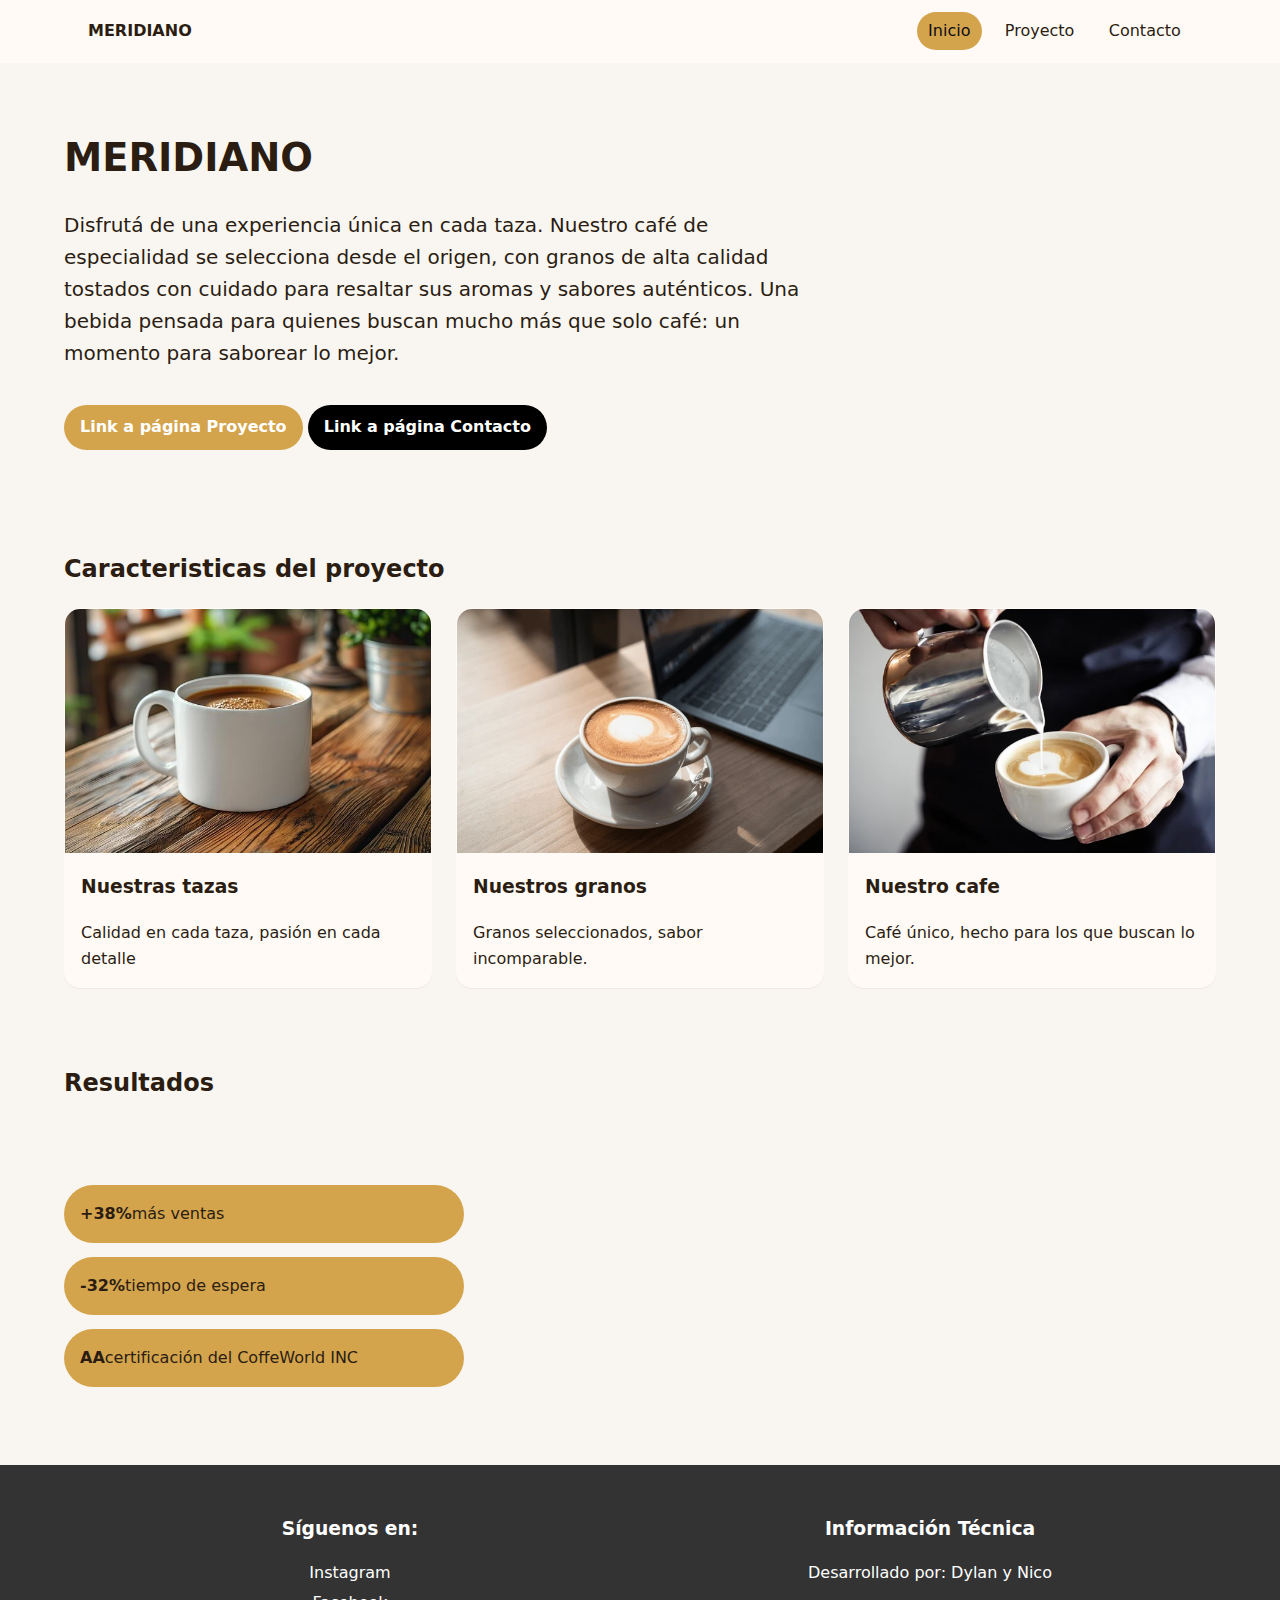
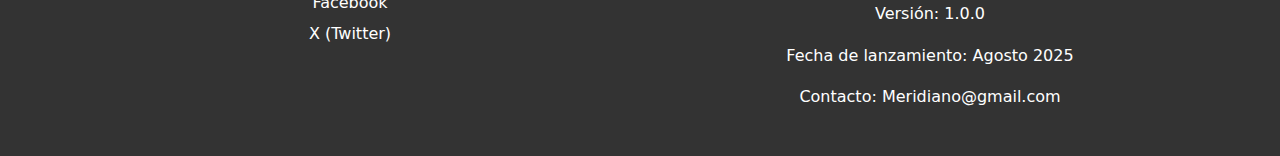
<file: index.html>
<!doctype html>
<html lang="es">
<head>
  <meta charset="utf-8">
  <meta name="viewport" content="width=device-width, initial-scale=1">
  <!-- Modificar texto de title de acuerdo a contenido -->
  <title>Trabajo en clase FE II</title>
  <!-- Modificar content="" de acuerdo a contenido -->
  <meta name="description" content="Trabajo en clase FE II">
  <link rel="stylesheet" href="css/styles.css">

</head>
<body>
  <a class="skip-link" href="#contenido">Saltar al contenido</a>
  <header class="site-header" role="banner">
    <div class="container">
      <!-- Poner nombre de proyecto -->
      <a class="brand" href="index.html">MERIDIANO</a>
      <nav class="site-nav" aria-label="Principal">
        <ul>
          <li><a href="index.html" aria-current="page">Inicio</a></li>
          <li><a href="proyecto.html" >Proyecto</a></li>
          <li><a href="contacto.html">Contacto</a></li>
        </ul>
      </nav>
    </div>
  </header>

  <main id="contenido" tabindex="-1">
    <section class="hero container">
      <h1>MERIDIANO</h1>
      <p>Disfrutá de una experiencia única en cada taza. Nuestro café de especialidad se selecciona desde el origen, con granos de alta calidad tostados con cuidado para resaltar sus aromas y sabores auténticos. Una bebida pensada para quienes buscan mucho más que solo café: un momento para saborear lo mejor.</p>
      <!-- link a proyecto.html -->
      <a href=proyecto.html class="button" >Link a página Proyecto</a>
      <a href=contacto.html class="button-contacto" >Link a página Contacto</a>
      <!-- agregar otro botón a contacto.html -->
      <!-- Es un CTA(call to action) -->
    </section>

    <section class="features container">
      <h2>Caracteristicas del proyecto</h2>
      <div class="grid">
        <article class="card">
        <img class="card-img" src="assets/CAFE1.jpg" width="600" height="400" alt="Descripción de nuestras tazas">
          <h3 class="text-project">Nuestras tazas</h3>
          <p class="text-project">Calidad en cada taza, pasión en cada detalle</p>
        </article>
        <article class="card">
           <img class="card-img" src="assets/coffe-600x400.webp" width="600" height="400" alt="Descripcion de nuestros granos de café">
          <h3 class="text-project">Nuestros granos</h3>
          <p class="text-project">Granos seleccionados, sabor incomparable.</p>
        </article>
        <article class="card">
          <img class="card-img" src="assets/CAFE2.jpg" width="600" height="400" alt="Descripcion de nuestra calidad de cafe">
          <h3 class="text-project">Nuestro cafe</h3>
          <p class="text-project">Café único, hecho para los que buscan lo mejor.</p>
        </article>
      </div>
    </section>
    <!-- Agregarle una clase a la seccion que se llame "social-proof container" -->
    <section>
      <h2 class="social-proof container">Resultados</h2>
      <ul class="kpis, social-proof container" role="list">
        <li class="list-resul"><strong>+38% </strong>   más ventas</li>
        <li  class="list-resul"><strong>‑32% </strong>   tiempo de espera</li>
        <li class="list-resul"><strong>AA </strong>   certificación del CoffeWorld INC</li>
      </ul>
    </section>
  </main>

  <footer>
    <div class="footer-content">
        <div class="redes-sociales">
            <h3>Síguenos en:</h3>
            <ul>
                <li><a href="https://www.instagram.com/" target="_blank">Instagram</a></li>
                <li><a href="https://www.facebook.com/" target="_blank">Facebook</a></li>
                <li><a href="https://x.com/" target="_blank">X (Twitter)</a></li>
            </ul>
        </div>
        <div class="info-tecnica">
            <h3>Información Técnica</h3>
            <p>Desarrollado por: Dylan y Nico</p>
            <p>Versión: 1.0.0</p>
            <p>Fecha de lanzamiento: Agosto 2025</p>
            <p>Contacto: Meridiano@gmail.com</p>
        </div>
    </div>
  </footer>
</body>
</html>
</file>
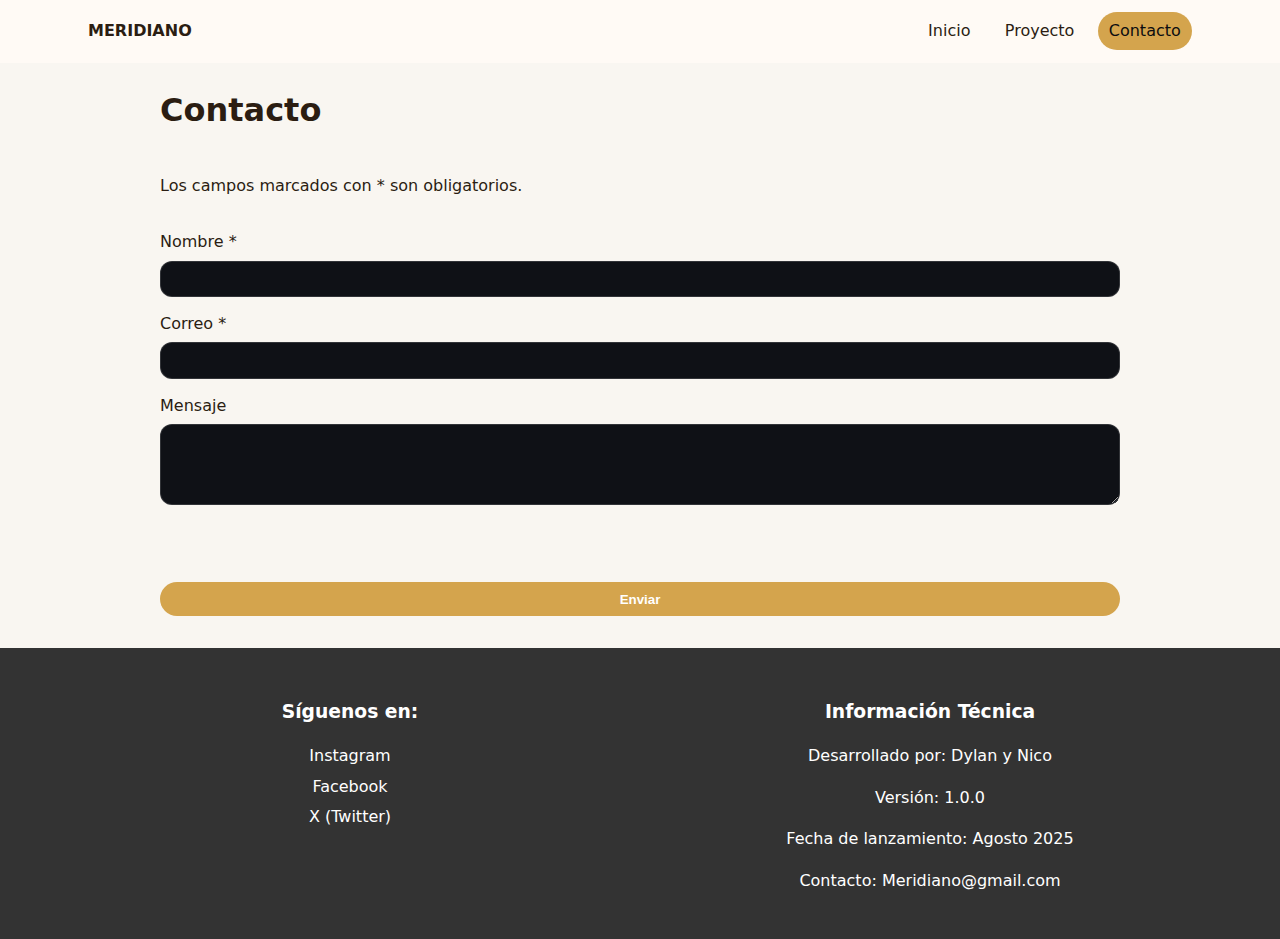
<file: contacto.html>
<!doctype html>
<html lang="es">
<head>
  <meta charset="utf-8">
  <meta name="viewport" content="width=device-width, initial-scale=1">
  <title>Mini sitio · Contacto</title>
  <meta name="description" content="Formulario accesible de contacto.">
  <link rel="stylesheet" href="css/styles.css">

</head>
<body>
  <a class="skip-link" href="#contenido">Saltar al contenido</a>
  <header class="site-header" role="banner">
    <div class="container">
      <!-- Poner nombre de proyecto -->
      <a class="brand" href="index.html">MERIDIANO</a>
      <nav class="site-nav" aria-label="Principal">
        <ul>
          <li><a href="index.html">Inicio</a></li>
          <li><a href="proyecto.html" >Proyecto</a></li>
          <li><a href="contacto.html" aria-current="page">Contacto</a></li>
        </ul>
      </nav>
    </div>
  </header>

  <main id="contenido" tabindex="-1">
    <section class="container form-layout">
          <div class="contact-form">
          <h1>Contacto</h1>
          <div class="wrap-form">
          <form id="contactForm" class="form" aria-describedby="ayuda-form">
            <p id="ayuda-form">Los campos marcados con <span aria-hidden="true">*</span> son obligatorios.</p>

            <div class="form-control">
              <label for="nombre">Nombre <span aria-hidden="true">*</span></label>
              <input id="nombre" name="name" type="text" autocomplete="name" required>
            </div>

            <div class="form-control">
              <label for="email">Correo <span aria-hidden="true">*</span></label>
              <input id="email" name="email" type="email" autocomplete="email" required>
            </div>

            <div class="form-control">
              <label for="mensaje">Mensaje</label>
              <textarea id="mensaje" name="message" rows="4"></textarea>
            </div>

            <!-- <p></p> vacío para guardar status de respuesta -->
              <p id="form-status" aria-live="polite"></p>

            <button id="submitButton" class="button" id="submit" type="submit">Enviar</button>
    
          </form>
        </div>
        </div>
    </section>
    <script src="js/form.js" defer></script>
  </main>

  <footer>
    <div class="footer-content">
        <div class="redes-sociales">
            <h3>Síguenos en:</h3>
            <ul>
                <li><a href="https://www.instagram.com/" target="_blank">Instagram</a></li>
                <li><a href="https://www.facebook.com/" target="_blank">Facebook</a></li>
                <li><a href="https://x.com/" target="_blank">X (Twitter)</a></li>
            </ul>
        </div>
        <div class="info-tecnica">
            <h3>Información Técnica</h3>
            <p>Desarrollado por: Dylan y Nico</p>
            <p>Versión: 1.0.0</p>
            <p>Fecha de lanzamiento: Agosto 2025</p>
            <p>Contacto: Meridiano@gmail.com</p>
        </div>
    </div>
  </footer>
  
</body>
</html>
</file>
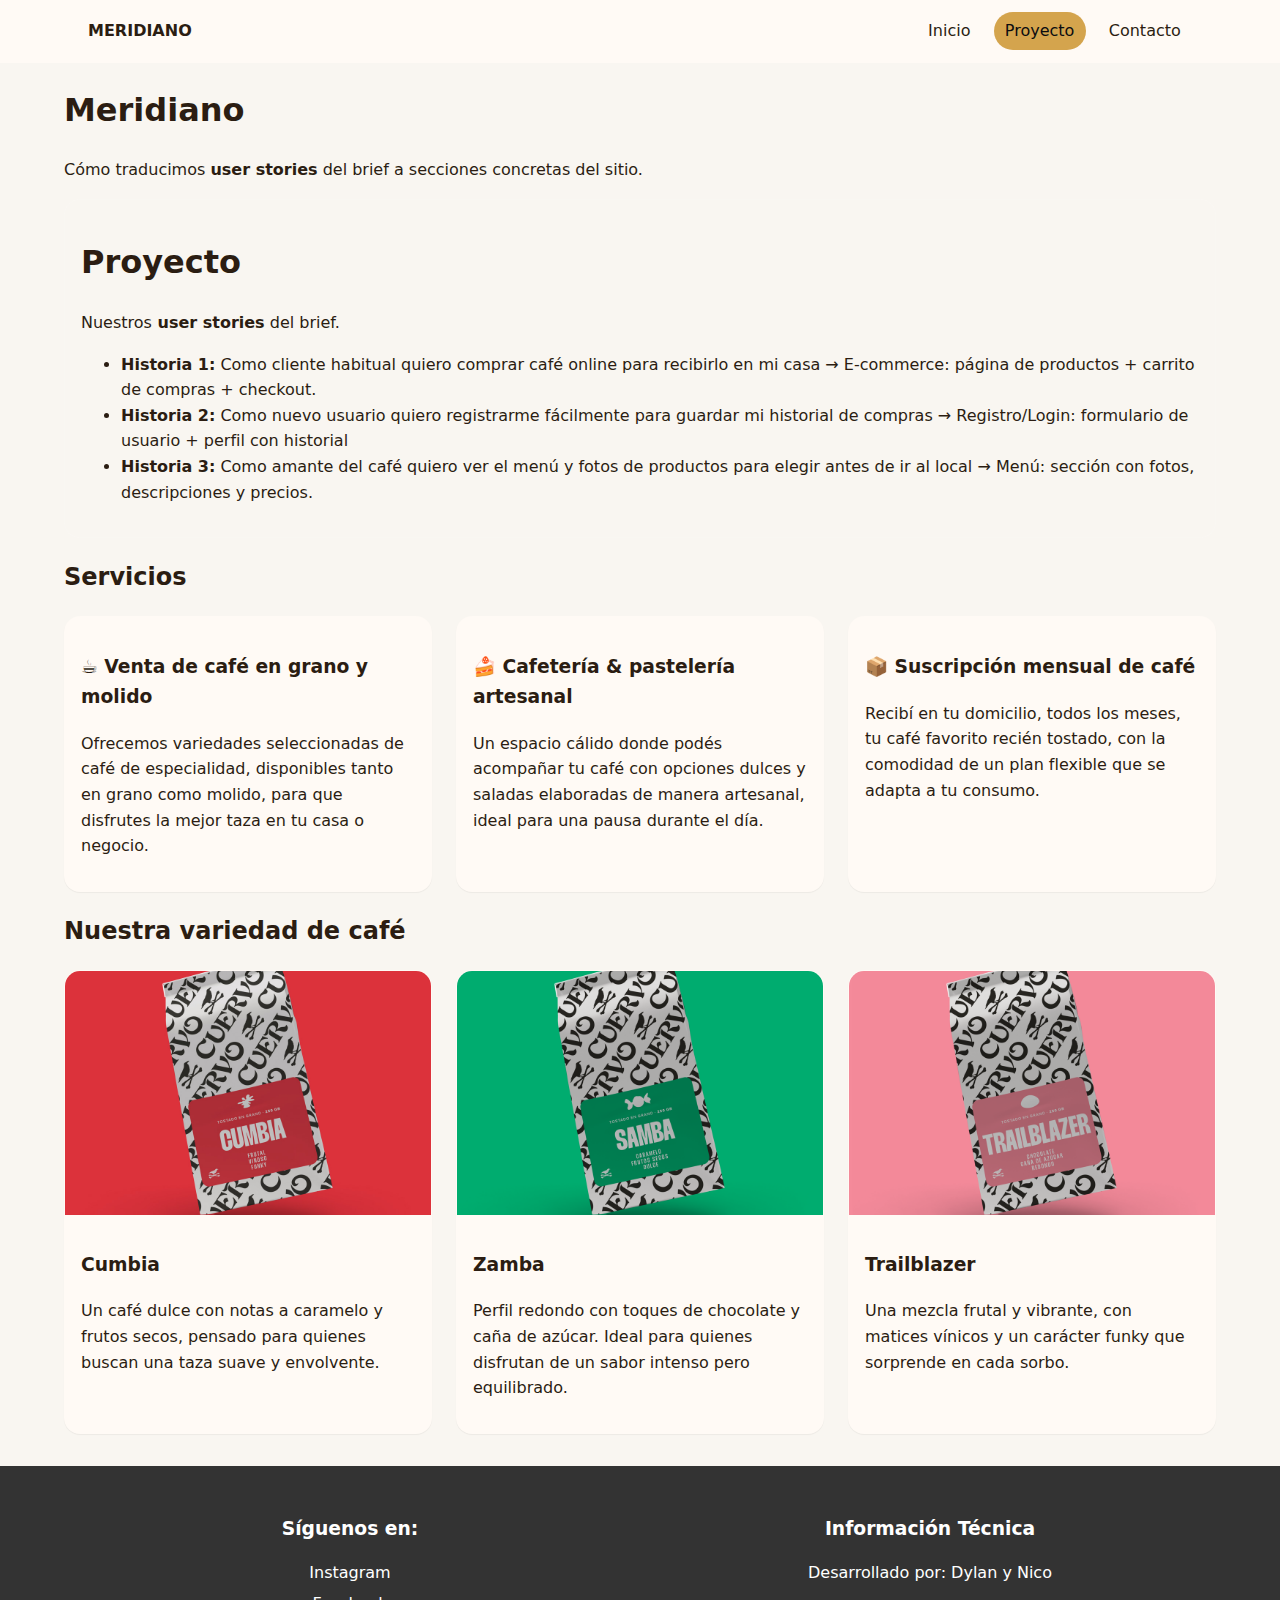
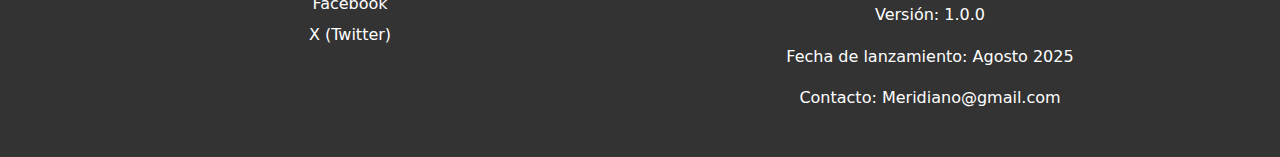
<file: proyecto.html>
<!doctype html>
<html lang="es">
<head>
  <meta charset="utf-8">
  <meta name="viewport" content="width=device-width, initial-scale=1">
  <!-- Modificar texto de title de acuerdo a contenido -->
  <title>Trabajo en clase FE II</title>
  <!-- Modificar content="" de acuerdo a contenido -->
  <meta name="description" content="Trabajo en clase FE II">
  <link rel="stylesheet" href="css/styles.css">
</head>
<body>
  <a class="skip-link" href="#contenido">Saltar al contenido</a>
  <header class="site-header" role="banner">
    <div class="container">
      <a class="brand" href="index.html">MERIDIANO</a>
      <nav class="site-nav" aria-label="Principal">
        <ul>
          <li><a href="index.html">Inicio</a></li>
          <li><a href="proyecto.html" aria-current="page">Proyecto</a></li>
          <li><a href="contacto.html">Contacto</a></li>
        </ul>
      </nav>
    </div>
  </header>

  <main id="contenido" tabindex="-1">

    <header class="page-header">
      <h1 class="container">Meridiano</h1>
      <p class="lede, container">Cómo traducimos <strong>user stories</strong> del brief a secciones concretas del sitio.</p>
    </header>

    <section class="container trace">
      <h1>Proyecto</h1>
      <p>Nuestros<strong> user stories</strong> del brief.</p>
      <ul>
        <li><strong>Historia 1:</strong> Como cliente habitual quiero comprar café online para recibirlo en mi casa → E-commerce: página de productos + carrito de compras + checkout.</li>
        <li><strong>Historia 2:</strong> Como nuevo usuario quiero registrarme fácilmente para guardar mi historial de compras → Registro/Login: formulario de usuario + perfil con historial</li>
        <li><strong>Historia 3:</strong> Como amante del café quiero ver el menú y fotos de productos para elegir antes de ir al local → Menú: sección con fotos, descripciones y precios.</li>
      </ul>
    </section>

    <section aria-labelledby="servicios">
      <h2 class="container"id="servicios">Servicios</h2>
      <div class="grid grid-3 container">
        <article class="card">
          <div class="card-body">
            <h3>☕ Venta de café en grano y molido</h3>
            <p>Ofrecemos variedades seleccionadas de café de especialidad, disponibles tanto en grano como molido, para que disfrutes la mejor taza en tu casa o negocio.</p>
          </div>
        </article>
        <article class="card">
          <div class="card-body">
            <h3>🍰 Cafetería & pastelería artesanal</h3>
            <p>Un espacio cálido donde podés acompañar tu café con opciones dulces y saladas elaboradas de manera artesanal, ideal para una pausa durante el día.</p>
          </div>
        </article>
        <article class="card">
          <div class="card-body">
            <h3>📦 Suscripción mensual de café</h3>
            <p>Recibí en tu domicilio, todos los meses, tu café favorito recién tostado, con la comodidad de un plan flexible que se adapta a tu consumo.</p>
          </div>
        </article>
      </div>
    </section>


    <section class="container">
      <h2>Nuestra variedad de café</h2>
      <div class="grid grid-3">
        <article class="card">
          <img class="card-img" src="assets/cafe1.png" width="600" height="400" alt="Sabor de café : Cumbia">
          <div class="card-body">
            <h3>Cumbia</h3>
            <p>Un café dulce con notas a caramelo y frutos secos, pensado para quienes buscan una taza suave y envolvente.</p>
          </div>
        </article>
        <article class="card">
          <img class="card-img" src="assets/cafe2.png" width="600" height="400" alt="Sabor de café : Zamba">
          <div class="card-body">
            <h3>Zamba</h3>
            <p>Perfil redondo con toques de chocolate y caña de azúcar. Ideal para quienes disfrutan de un sabor intenso pero equilibrado.</p>
          </div>
        </article>
        <article class="card">
          <img class="card-img" src="assets/cafe3.png" width="600" height="400" alt="Sabor de café : Trailblazer">
          <div class="card-body">
            <h3>Trailblazer</h3>
            <p>Una mezcla frutal y vibrante, con matices vínicos y un carácter funky que sorprende en cada sorbo.</p>
          </div>
        </article>
      </div>
    </section>
  </main>

 <footer>
    <div class="footer-content">
        <div class="redes-sociales">
            <h3>Síguenos en:</h3>
            <ul>
                <li><a href="https://www.instagram.com/" target="_blank">Instagram</a></li>
                <li><a href="https://www.facebook.com/" target="_blank">Facebook</a></li>
                <li><a href="https://x.com/" target="_blank">X (Twitter)</a></li>
            </ul>
        </div>
        <div class="info-tecnica">
            <h3>Información Técnica</h3>
            <p>Desarrollado por: Dylan y Nico</p>
            <p>Versión: 1.0.0</p>
            <p>Fecha de lanzamiento: Agosto 2025</p>
            <p>Contacto: Meridiano@gmail.com</p>
        </div>
    </div>
  </footer>
</body>
</html>
</file>
<file: css/styles.css>
/* ===== Variables y ajustes base ===== */
:root {
  --bg: #f9f6f1;    
  --text: #2b1d12;   
  --muted: #8c7661;  
  --brand: #d4a44d;   
  --surface: #fffaf5;  
  --focus: #c47a2c;     
  --radius: 16px;
  --maxw: 72rem;
  --space: clamp(1rem, 2.5vw, 1.5rem);
  --fs-1: clamp(1.25rem, 3vw, 1.75rem);
  --fs-2: clamp(1rem, 2vw, 1.25rem);
  --ok:#146c2e;
  --danger: #FF0000;
}

@media (prefers-color-scheme: dark) {
  :root {
    --bg: #1e1a17;       
    --text: #f1e8dc;    
    --muted: #a8947e;    
    --brand: #d4a44d;  
    --surface: #2a2521; 
    --focus: #f0b758;
    --ok:#146c2e;
    --danger: #FF0000;    
  }
}

*{ box-sizing:border-box; }
html:focus-within{ scroll-behavior:smooth; }
body{
  margin:0;
  font-family: system-ui, -apple-system, Segoe UI, Roboto, Ubuntu, Cantarell, Noto Sans, Arial, 'Apple Color Emoji','Segoe UI Emoji';
  line-height:1.6;
  background:var(--bg);
  color:var(--text);
}

img{ max-width:100%; height:auto; display:block; }
a{ color:var(--brand); }
a:focus-visible, button:focus-visible, input:focus-visible, textarea:focus-visible{
  outline: 3px solid var(--focus);
  outline-offset: 2px;
}

.u-visually-hidden{
  position:absolute !important;
  width:1px;height:1px;
  padding:0;margin:-1px; overflow:hidden; clip:rect(0 0 0 0); white-space:nowrap; border:0;
}
.u-aria-hidden{ letter-spacing:.02em; }

/* ===== Layout ===== */
.container{ width:min(100% - 2*var(--space), var(--maxw)); margin-inline:auto; }
.site-header{
  background:var(--surface); border-bottom:1px solid rgba(255,255,255,.08);
  white-space: nowrap;
}
.site-header .container{
  display:flex; gap:var(--space); align-items:center; justify-content:space-between;
  padding: .75rem var(--space);
}
.brand{ font-weight:700; text-decoration:none; color:var(--text); }

.site-nav ul{ list-style:none; display:flex; gap:.75rem; margin:0; padding:0; }
.site-nav a{
  display:inline-block; padding:.4rem .7rem; border-radius:999px; text-decoration:none; color:var(--text);
}
.site-nav a[aria-current="page"]{
  background:var(--brand); color:#0b0c10;
}

.skip-link{
  position:absolute; left:-10000px; top:auto; width:1px; height:1px; overflow:hidden;
}
.skip-link:focus{
  position:static; width:auto; height:auto; display:inline-block; margin: .5rem; padding:.5rem .75rem;
  background:var(--focus); color:#000;
}

.hero{ padding: clamp(2rem, 8vw, 4rem) 0; }
.hero h1{ font-size: clamp(1.8rem, 4vw, 2.4rem); margin:0 0 .5rem; }
.hero p{ font-size: var(--fs-2); max-width: 60ch; }
.button{
  display:inline-block; margin-top:1rem; padding:.6rem 1rem; border-radius:999px; border:0;
  background:var(--brand); color:#ffffff; text-decoration:none; font-weight:600;

}

.button-contacto{
  display:inline-block; margin-top:1rem; padding:.6rem 1rem; border-radius:999px; border:0;
  background:var(--brand); color: white; text-decoration:none; font-weight:600; background-color: black; 
}

.text-project{
 padding: 0 1rem 0;
}

.padding-project{
 padding: 0 10rem 0;
}

.features{ padding: 1rem 0 2.5rem; }
.grid{
  display:grid; gap: var(--space);
  grid-template-columns: 1fr;
}
@media (min-width: 720px){
.grid{ grid-template-columns: repeat(3, 1fr); }
}
.grid-3{ grid-template-columns: repeat(auto-fit, minmax(220px, 1fr)); }

.card{
  background: var(--surface); border:1px solid rgba(255,255,255,.08); border-radius: var(--radius);
  overflow:hidden; box-shadow: 0 1px 1px rgba(0,0,0,.05);
}
.card-body{ padding: 1rem; }

.card-img{
  inline-size: 100%;
  aspect-ratio: 3 / 2;
  object-fit: cover;
}

.page-header .lede{ color: var(--muted); max-width: 65ch; }
.trace {
    background: rgba(255, 255, 255, .03);
    border: 1px solid rgba(255, 255, 255, .08);
    padding: 1rem;
    border-radius: var(--radius);
}

/* KPIs */
/* esto ver como lo hacemos laburo */
.social-proof{ padding: 1rem 0 2rem; }
.kpis{ display:block; flex-wrap:wrap; gap:.75rem; padding-left:0; list-style:none; }
.kpis li{ background: var(--surface); border:1px solid rgba(255,255,255,.08); padding:.6rem .8rem; border-radius:999px; }

/* Secciones */
.site-footer{ margin-top: 3rem; background: var(--surface); }
.site-footer .container{ padding:1rem var(--space); color:var(--muted); font-size:.95rem; }

/* ===== Form ===== */
.form-layout{display: flex; justify-content:center}
.form{ display:grid; gap: .9rem; width:60rem; max-width: 60rem; }
.form-control{ display:grid; gap:.35rem; }
input, textarea{
  padding:.6rem .75rem; border-radius: .75rem; border:1px solid rgba(255,255,255,.15); background: #0f1116; color: var(--text);
}
input:focus-visible, textarea:focus-visible{ outline-color: var(--brand); }

/* ===== Utilities ===== */
code{ background: rgba(255,255,255,.07); padding:.1rem .3rem; border-radius:.35rem; }


footer {
    background-color: #333;
    color: white;
    margin:2rem 0 0 0;
    padding: 20px 0;
    text-align: center;
}

.footer-content {
    display: flex;
    justify-content: space-between;
    align-items: flex-start;
    flex-wrap: wrap;
    max-width: 1200px;
    margin: auto;
    padding: 0 20px;
}

.redes-sociales, .info-tecnica {
    flex: 1;
    margin: 10px;
}

.redes-sociales ul {
    list-style-type: none;
    padding: 0;
}

.redes-sociales li {
    margin: 5px 0;
}

.redes-sociales a {
    color: white;
    text-decoration: none;
}

.redes-sociales a:hover {
    text-decoration: underline;
}

.info-tecnica h3, .redes-sociales h3 {
    margin-bottom: 10px;
}

.list-resul{
  display: flex;
  width: 25rem;
  background-color: #d4a44d;
  border-radius: 10rem;
  margin: .9rem 0;
  text-align: center;
  padding: 1rem;
}


/* ===== Hover & Focus Effects ===== */

/* Botones principales */
.button {
  transition: background-color 0.3s, transform 0.2s;
}
.button:hover {
  background-color: var(--focus);   /* cambia al dorado */
  color: #fff;
  transform: translateY(-2px);      /* levanta un poquito */
}
.button:active {
  transform: translateY(0);         /* vuelve al presionar */
}

/* Links de navegación */
.site-nav a {
  transition: background-color 0.3s, color 0.3s;
}
.site-nav a:hover {
  background-color: var(--brand);   /* resalta con el color de marca */
  color: #fff;
}
.site-nav a:focus {
  outline: 2px solid var(--focus);
  outline-offset: 2px;
}

/* Cards o cajas */
.card {
  transition: transform 0.3s, box-shadow 0.3s;
}
.card:hover {
  transform: translateY(-5px);
  box-shadow: 0 8px 20px rgba(0, 0, 0, 0.2);
}
.card:focus-within {
  outline: 2px solid var(--focus);
  outline-offset: 3px;
}

/* Inputs y textareas */
input:hover, textarea:hover {
  border-color: var(--brand);
}
input:focus, textarea:focus {
  border-color: var(--focus);
  box-shadow: 0 0 0 3px rgba(212, 164, 77, 0.4); /* glow dorado */
}

/* Footer links */
.redes-sociales a {
  transition: color 0.3s;
}
.redes-sociales a:hover {
  color: var(--brand);
}
</file>
